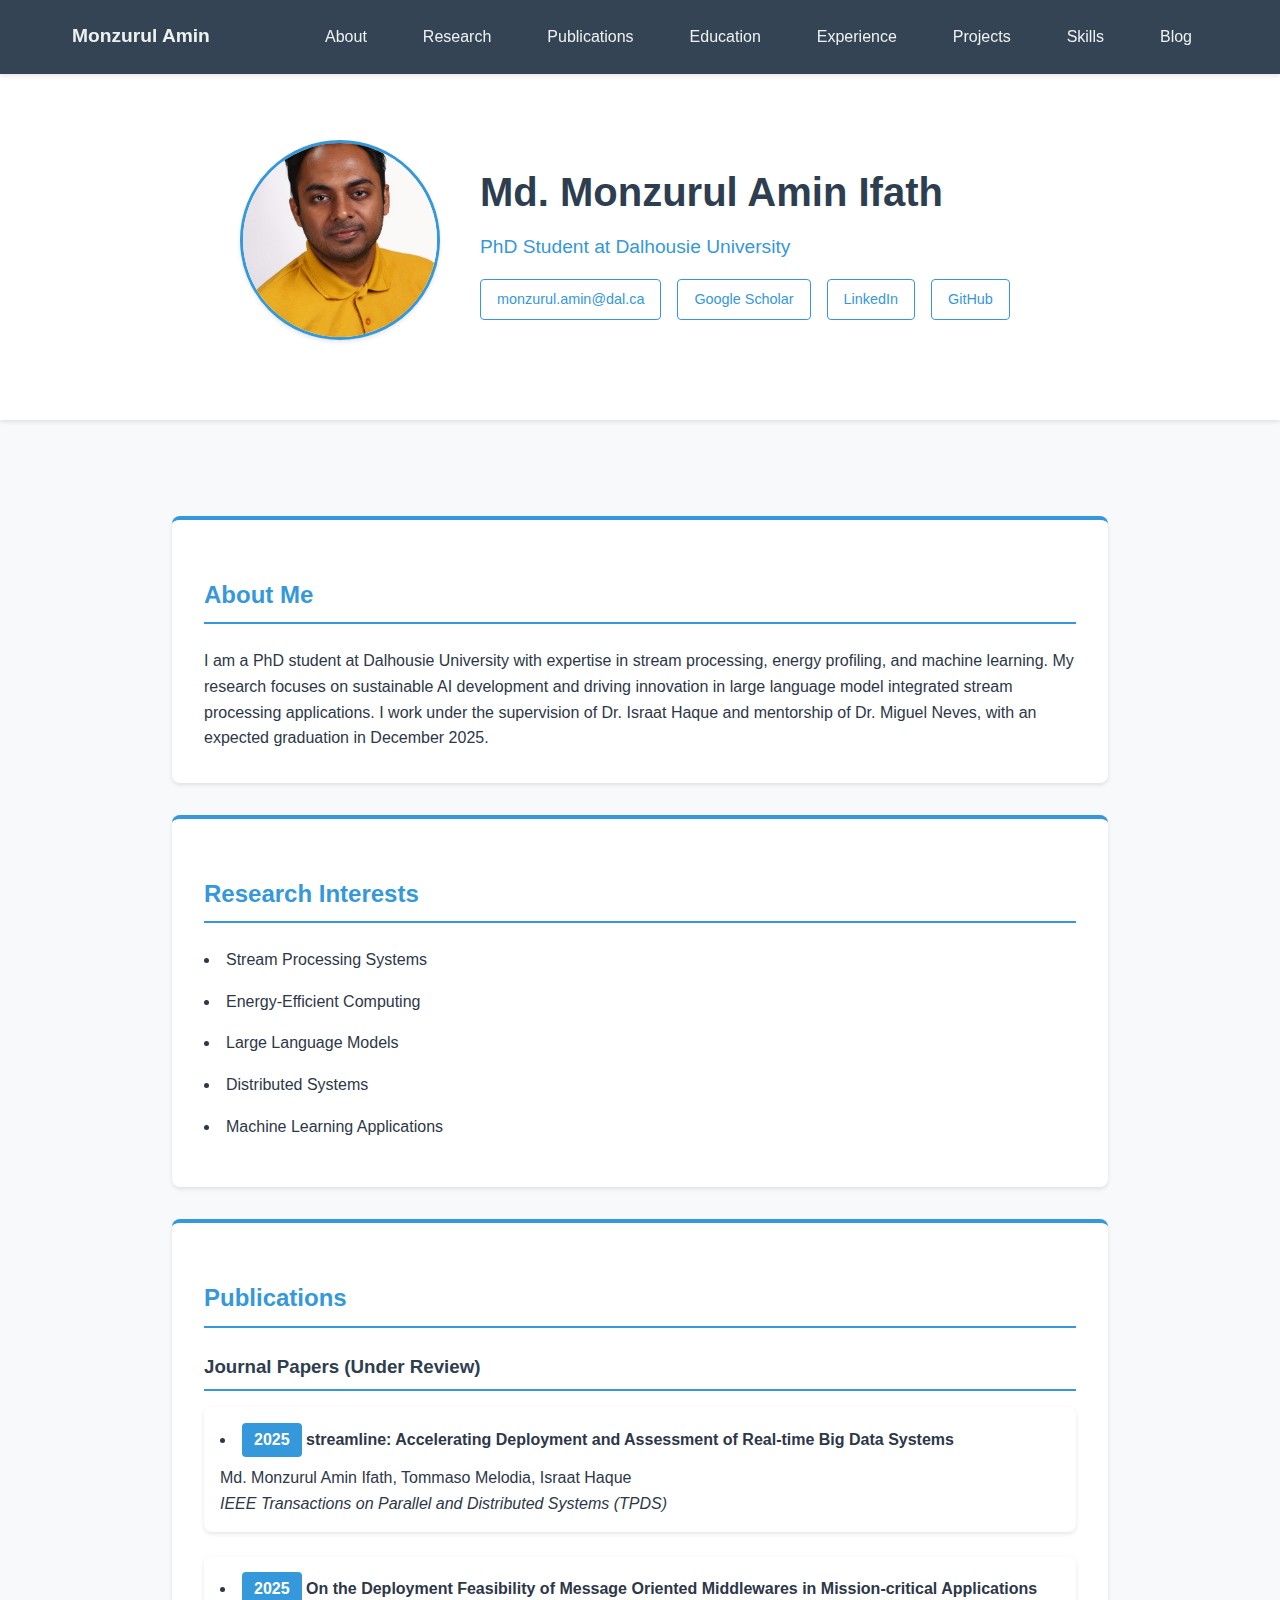
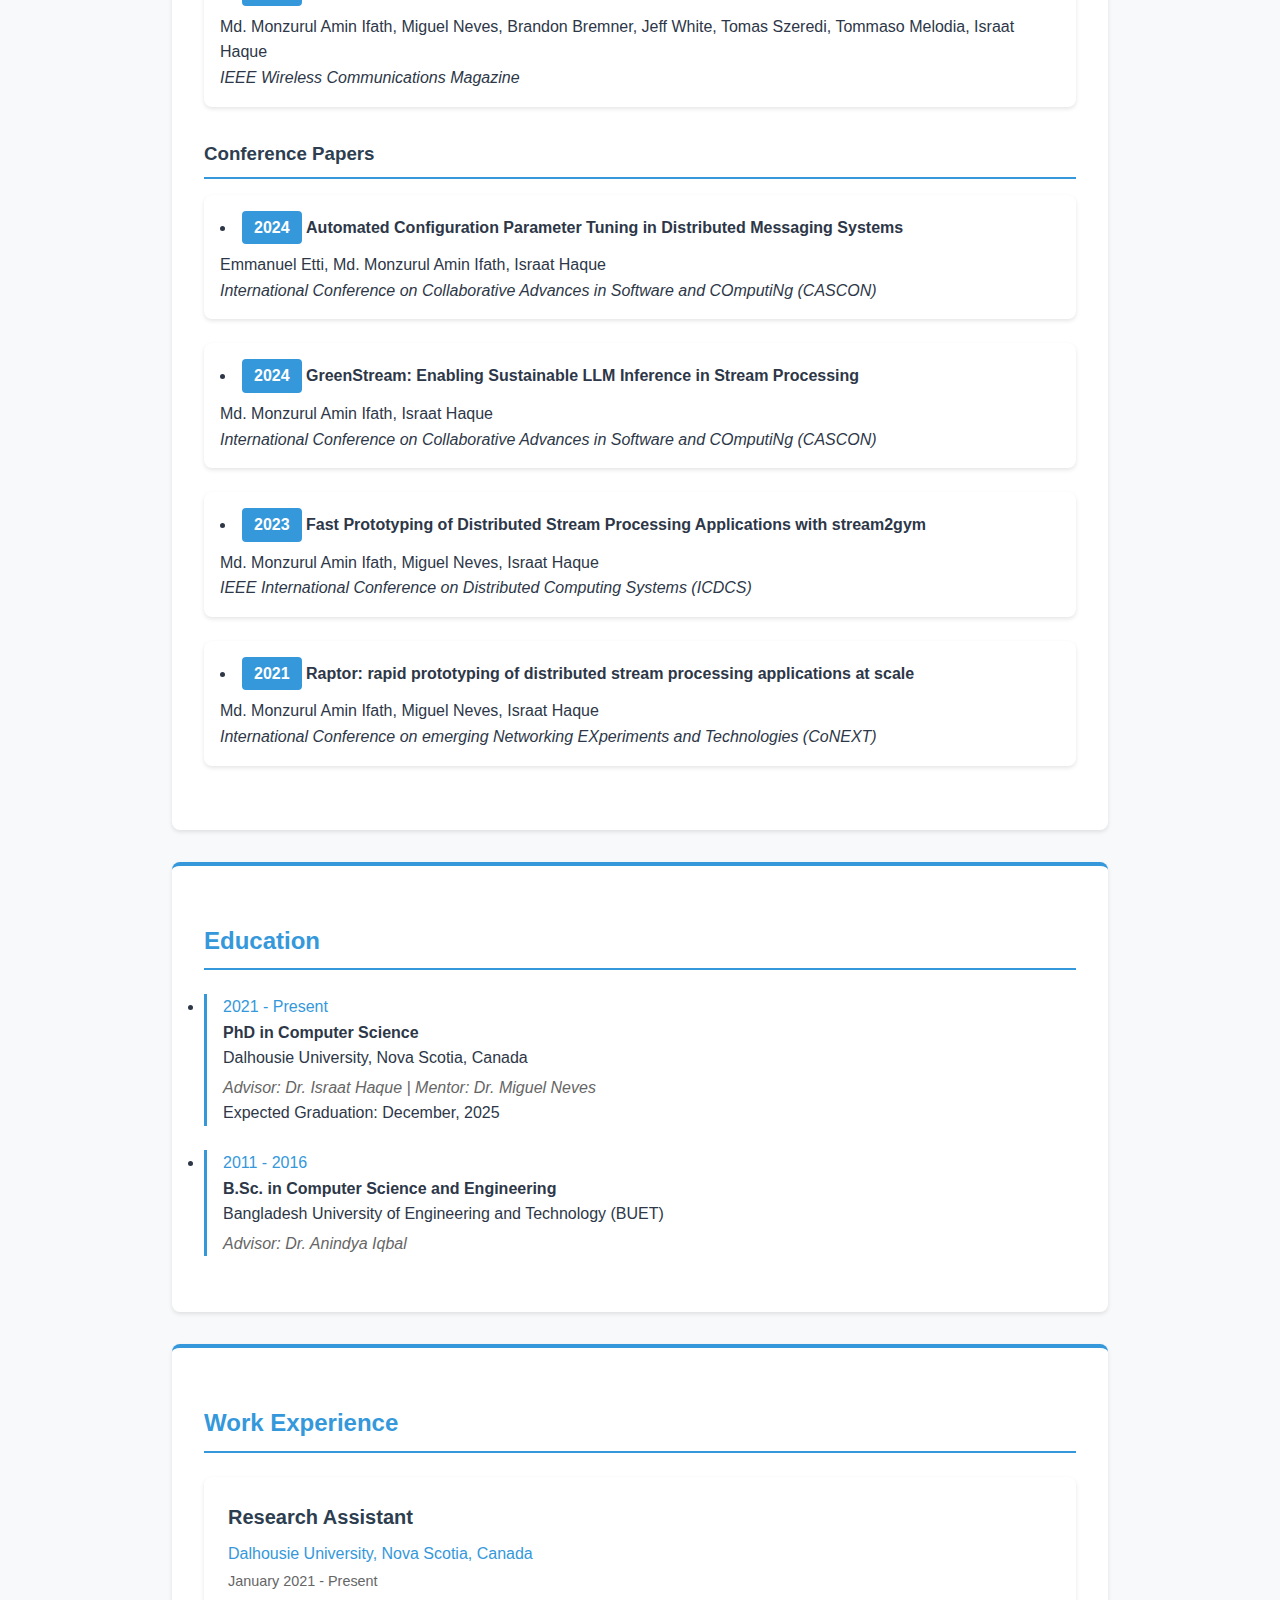
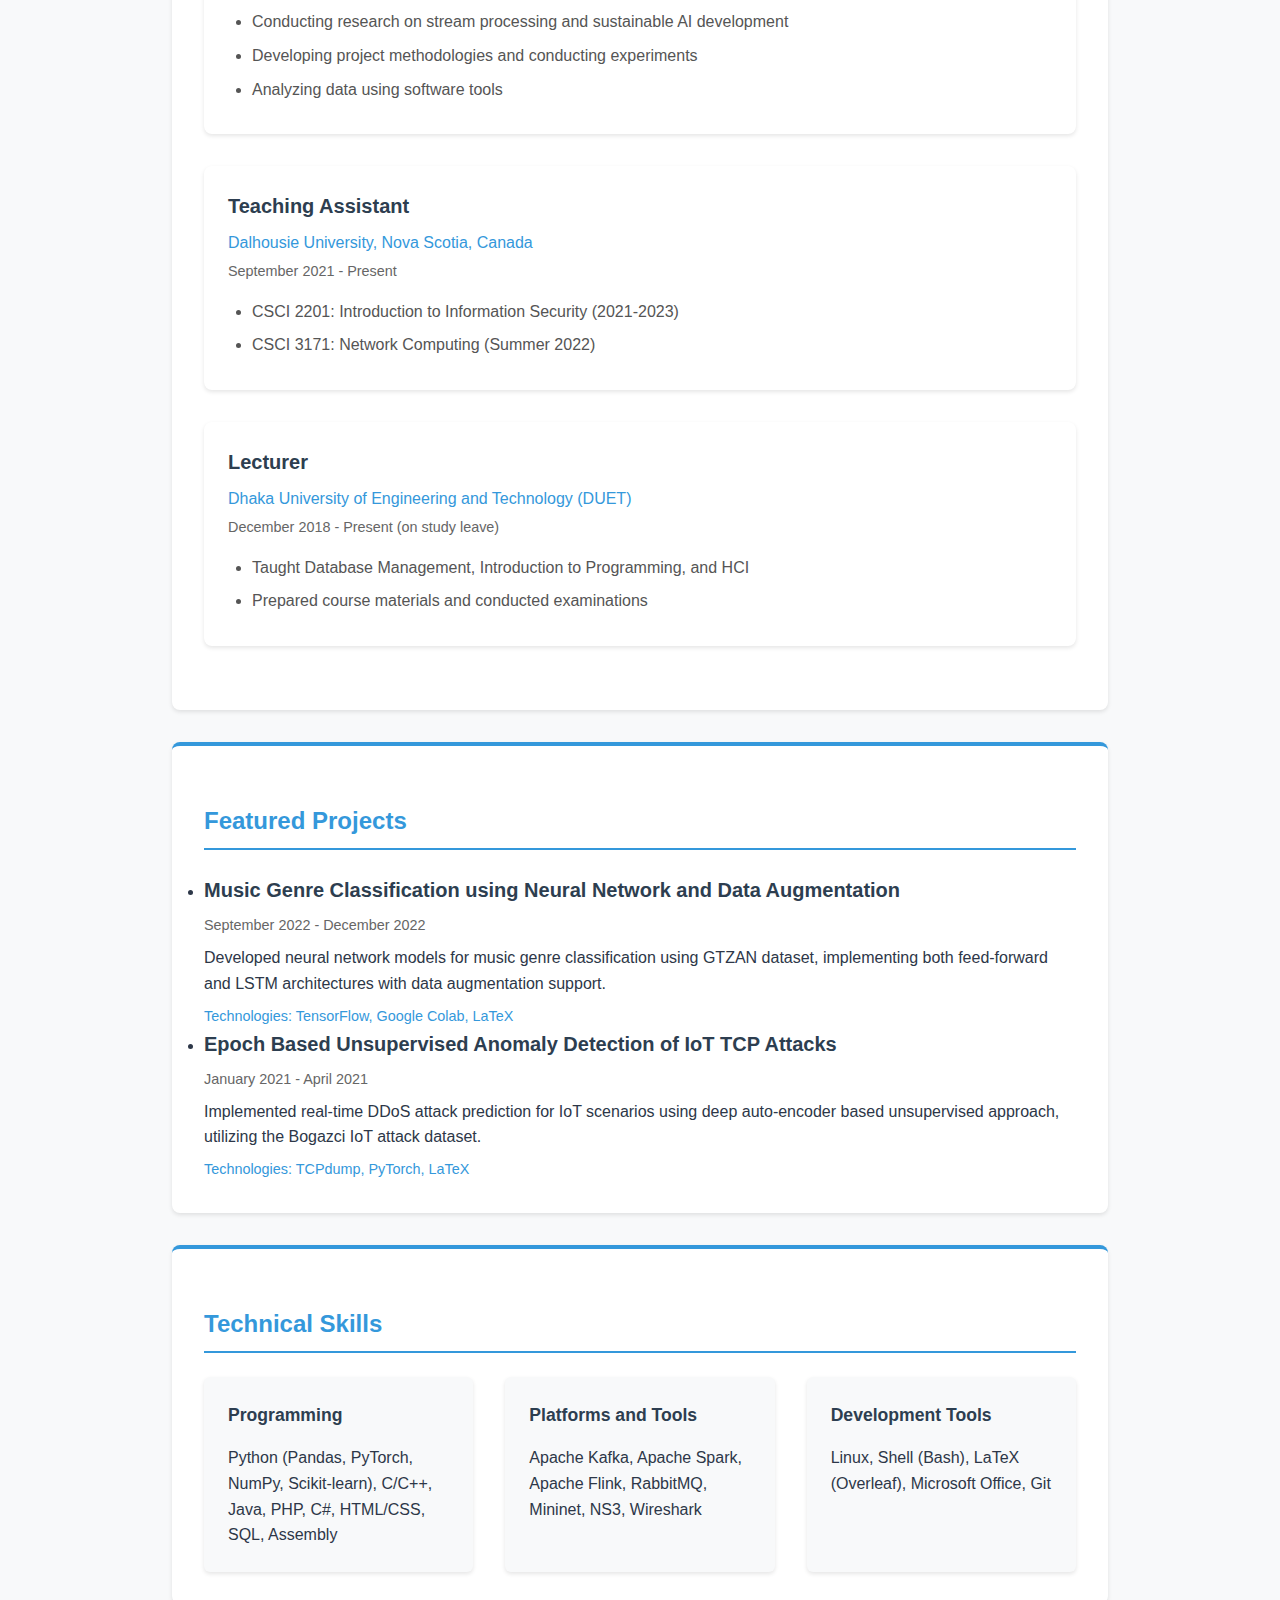
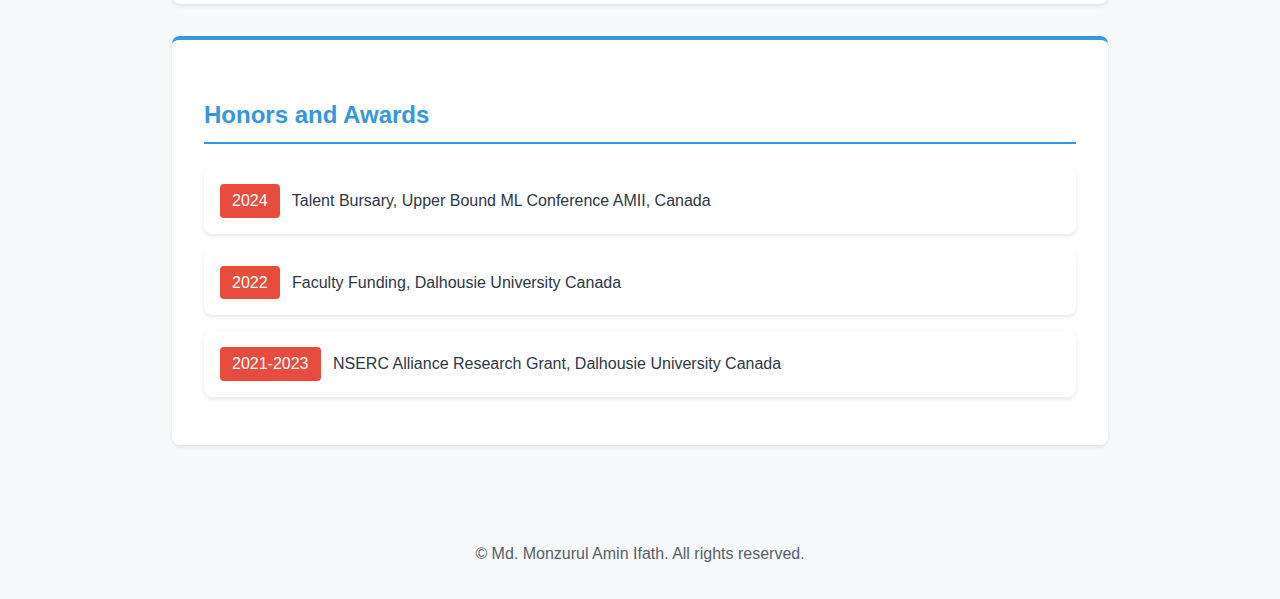
<file: index.html>
<!DOCTYPE html>
<html lang="en">
<head>
    <meta charset="UTF-8">
    <meta name="viewport" content="width=device-width, initial-scale=1.0">
    <meta name="description" content="Academic portfolio of Monzurul Amin - PhD Student at Dalhousie University, specializing in stream processing, energy profiling, and machine learning">
    <title>Monzurul Amin - Research Portfolio</title>
    <link rel="stylesheet" href="assets/css/styles.css">
</head>
<body>
    <div class="nav-container">
        <nav>
            <div class="nav-name">Monzurul Amin</div>
            <button class="mobile-menu-btn">
                <span></span>
                <span></span>
                <span></span>
            </button>
            <div class="nav-links">
                <a href="index.html#about">About</a>
                <a href="index.html#research">Research</a>
                <a href="index.html#publications">Publications</a>
                <a href="index.html#education">Education</a>
                <a href="index.html#experience">Experience</a>
                <a href="index.html#projects">Projects</a>
                <a href="index.html#skills">Skills</a>
                <a href="blog.html">Blog</a>
            </div>
        </nav>
    </div>

    <header>
        <div class="container">
            <div class="profile-section">
                <img src="assets/images/monzurul_phd.jpg" alt="Monzurul Amin" class="profile-image">
                <div class="profile-info">
                    <h1>Md. Monzurul Amin Ifath</h1>
                    <p class="profile-title">PhD Student at Dalhousie University</p>
                    <div class="contact-info">
                        <a href="#" class="email-protection" data-email="monzurul.amin@dal.ca">monzurul.amin@dal.ca</a>
                        <a href="https://scholar.google.com/citations?user=p2x1MUAAAAAJ&hl=en" target="_blank" rel="noopener noreferrer">Google Scholar</a>
                        <a href="https://linkedin.com/in/monzurulamin/" target="_blank" rel="noopener noreferrer">LinkedIn</a>
                        <a href="https://github.com/ifath" target="_blank" rel="noopener noreferrer">GitHub</a>
                        <!-- <a href="Monzurul_RA_resume.pdf" target="_blank" rel="noopener noreferrer">Resume</a> -->
                    </div>
                </div>
            </div>
        </div>
    </header>

    <main class="container">
        <section id="about">
            <h2>About Me</h2>
            <p>
                I am a PhD student at Dalhousie University with expertise in stream processing, energy profiling, and machine learning. My research focuses on sustainable AI development and driving innovation in large language model integrated stream processing applications. I work under the supervision of Dr. Israat Haque and mentorship of Dr. Miguel Neves, with an expected graduation in December 2025.
            </p>
        </section>

        <section id="research">
            <h2>Research Interests</h2>
            <ul class="research-interests">
                <li>Stream Processing Systems</li>
                <li>Energy-Efficient Computing</li>
                <li>Large Language Models</li>
                <li>Distributed Systems</li>
                <li>Machine Learning Applications</li>
            </ul>
        </section>

        <section id="publications">
            <h2>Publications</h2>
            <div class="publication-category">
                <h3>Journal Papers (Under Review)</h3>
                <ul class="publications">
                    <li>
                        <span class="publication-year">2025</span>
                        <strong>streamline: Accelerating Deployment and Assessment of Real-time Big Data Systems</strong><br>
                        Md. Monzurul Amin Ifath, Tommaso Melodia, Israat Haque<br>
                        <em>IEEE Transactions on Parallel and Distributed Systems (TPDS)</em>
                    </li>
                    <li>
                        <span class="publication-year">2025</span>
                        <strong>On the Deployment Feasibility of Message Oriented Middlewares in Mission-critical Applications</strong><br>
                        Md. Monzurul Amin Ifath, Miguel Neves, Brandon Bremner, Jeff White, Tomas Szeredi, Tommaso Melodia, Israat Haque<br>
                        <em>IEEE Wireless Communications Magazine</em>
                    </li>
                </ul>
            </div>
            <div class="publication-category">
                <h3>Conference Papers</h3>
                <ul class="publications">
                    <li>
                        <span class="publication-year">2024</span>
                        <strong>Automated Configuration Parameter Tuning in Distributed Messaging Systems</strong><br>
                        Emmanuel Etti, Md. Monzurul Amin Ifath, Israat Haque<br>
                        <em>International Conference on Collaborative Advances in Software and COmputiNg (CASCON)</em>
                    </li>
                    <li>
                        <span class="publication-year">2024</span>
                        <strong>GreenStream: Enabling Sustainable LLM Inference in Stream Processing</strong><br>
                        Md. Monzurul Amin Ifath, Israat Haque<br>
                        <em>International Conference on Collaborative Advances in Software and COmputiNg (CASCON)</em>
                    </li>
                    <li>
                        <span class="publication-year">2023</span>
                        <strong>Fast Prototyping of Distributed Stream Processing Applications with stream2gym</strong><br>
                        Md. Monzurul Amin Ifath, Miguel Neves, Israat Haque<br>
                        <em>IEEE International Conference on Distributed Computing Systems (ICDCS)</em>
                    </li>
                    <li>
                        <span class="publication-year">2021</span>
                        <strong>Raptor: rapid prototyping of distributed stream processing applications at scale</strong><br>
                        Md. Monzurul Amin Ifath, Miguel Neves, Israat Haque<br>
                        <em>International Conference on emerging Networking EXperiments and Technologies (CoNEXT)</em>
                    </li>
                </ul>
            </div>
        </section>

        <section id="education">
            <h2>Education</h2>
            <ul class="education-list">
                <li class="education-item">
                    <span class="education-year">2021 - Present</span>
                    <div class="education-details">
                        <strong>PhD in Computer Science</strong>
                        <div>Dalhousie University, Nova Scotia, Canada</div>
                        <div class="advisor">Advisor: Dr. Israat Haque | Mentor: Dr. Miguel Neves</div>
                        <div>Expected Graduation: December, 2025</div>
                    </div>
                </li>
                <li class="education-item">
                    <span class="education-year">2011 - 2016</span>
                    <div class="education-details">
                        <strong>B.Sc. in Computer Science and Engineering</strong>
                        <div>Bangladesh University of Engineering and Technology (BUET)</div>
                        <div class="advisor">Advisor: Dr. Anindya Iqbal</div>
                        <!-- <div>CGPA: 3.54/4.00</div> -->
                    </div>
                </li>
            </ul>
        </section>

        <section id="experience">
            <h2>Work Experience</h2>
            <ul class="experience-list">
                <li class="experience-item">
                    <div class="experience-title">Research Assistant</div>
                    <div class="experience-org">Dalhousie University, Nova Scotia, Canada</div>
                    <div class="experience-date">January 2021 - Present</div>
                    <ul class="experience-details">
                        <li>Conducting research on stream processing and sustainable AI development</li>
                        <li>Developing project methodologies and conducting experiments</li>
                        <li>Analyzing data using software tools</li>
                    </ul>
                </li>
                <li class="experience-item">
                    <div class="experience-title">Teaching Assistant</div>
                    <div class="experience-org">Dalhousie University, Nova Scotia, Canada</div>
                    <div class="experience-date">September 2021 - Present</div>
                    <ul class="experience-details">
                        <li>CSCI 2201: Introduction to Information Security (2021-2023)</li>
                        <li>CSCI 3171: Network Computing (Summer 2022)</li>
                    </ul>
                </li>
                <li class="experience-item">
                    <div class="experience-title">Lecturer</div>
                    <div class="experience-org">Dhaka University of Engineering and Technology (DUET)</div>
                    <div class="experience-date">December 2018 - Present (on study leave)</div>
                    <ul class="experience-details">
                        <li>Taught Database Management, Introduction to Programming, and HCI</li>
                        <li>Prepared course materials and conducted examinations</li>
                    </ul>
                </li>
            </ul>
        </section>

        <section id="projects">
            <h2>Featured Projects</h2>
            <ul class="projects-list">
                <li>
                    <div class="project-title">Music Genre Classification using Neural Network and Data Augmentation</div>
                    <div class="project-date">September 2022 - December 2022</div>
                    <p>Developed neural network models for music genre classification using GTZAN dataset, implementing both feed-forward and LSTM architectures with data augmentation support.</p>
                    <div class="project-tech">Technologies: TensorFlow, Google Colab, LaTeX</div>
                </li>
                <li>
                    <div class="project-title">Epoch Based Unsupervised Anomaly Detection of IoT TCP Attacks</div>
                    <div class="project-date">January 2021 - April 2021</div>
                    <p>Implemented real-time DDoS attack prediction for IoT scenarios using deep auto-encoder based unsupervised approach, utilizing the Bogazci IoT attack dataset.</p>
                    <div class="project-tech">Technologies: TCPdump, PyTorch, LaTeX</div>
                </li>
            </ul>
        </section>

        <section id="skills">
            <h2>Technical Skills</h2>
            <div class="skills-grid">
                <div class="skill-category">
                    <h3>Programming</h3>
                    <p>Python (Pandas, PyTorch, NumPy, Scikit-learn), C/C++, Java, PHP, C#, HTML/CSS, SQL, Assembly</p>
                </div>
                <div class="skill-category">
                    <h3>Platforms and Tools</h3>
                    <p>Apache Kafka, Apache Spark, Apache Flink, RabbitMQ, Mininet, NS3, Wireshark</p>
                </div>
                <div class="skill-category">
                    <h3>Development Tools</h3>
                    <p>Linux, Shell (Bash), LaTeX (Overleaf), Microsoft Office, Git</p>
                </div>
            </div>
        </section>

        <section id="awards">
            <h2>Honors and Awards</h2>
            <ul class="awards-list">
                <li><span class="award-year">2024</span> Talent Bursary, Upper Bound ML Conference AMII, Canada</li>
                <li><span class="award-year">2022</span> Faculty Funding, Dalhousie University Canada</li>
                <li><span class="award-year">2021-2023</span> NSERC Alliance Research Grant, Dalhousie University Canada</li>
            </ul>
        </section>
    </main>

    <footer class="container">
        <p>&copy; <span id="current-year"></span> Md. Monzurul Amin Ifath. All rights reserved.</p>
    </footer>

    <script src="assets/js/main.js"></script>
</body>
</html>
</file>
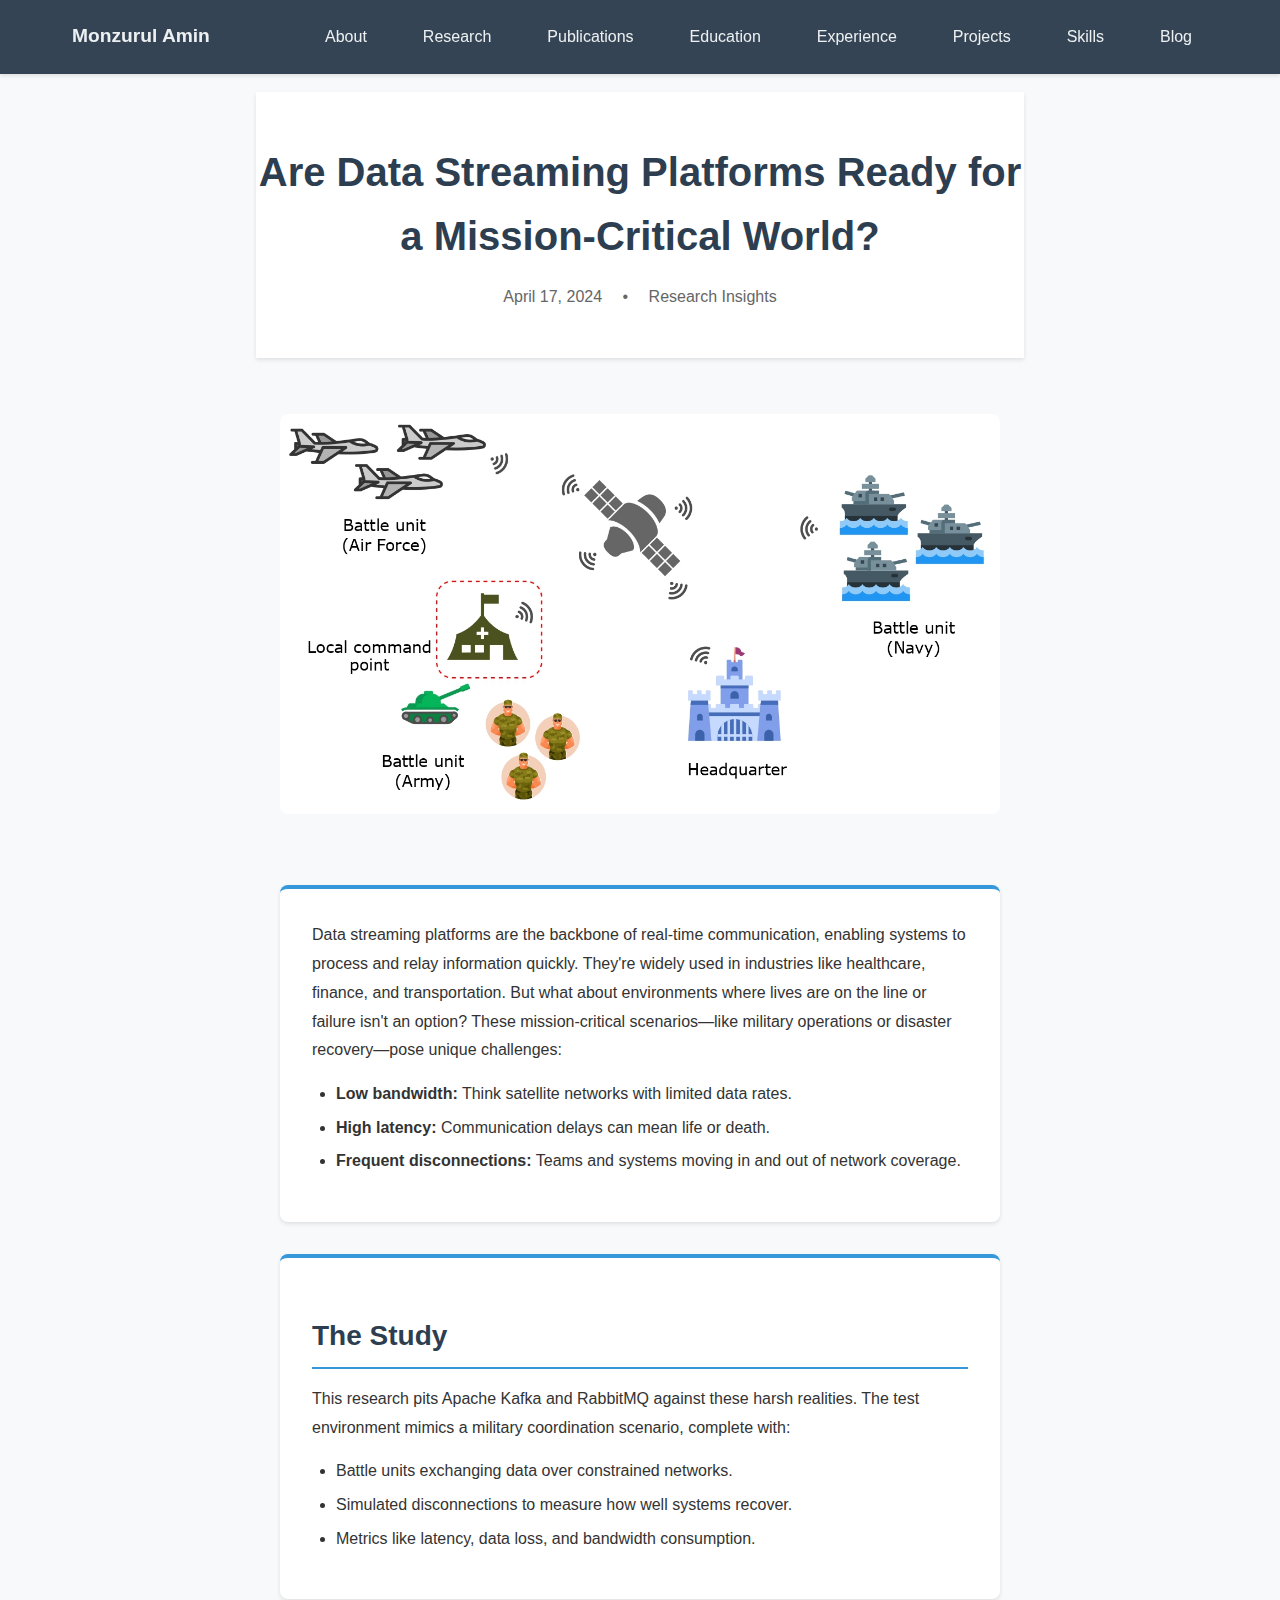
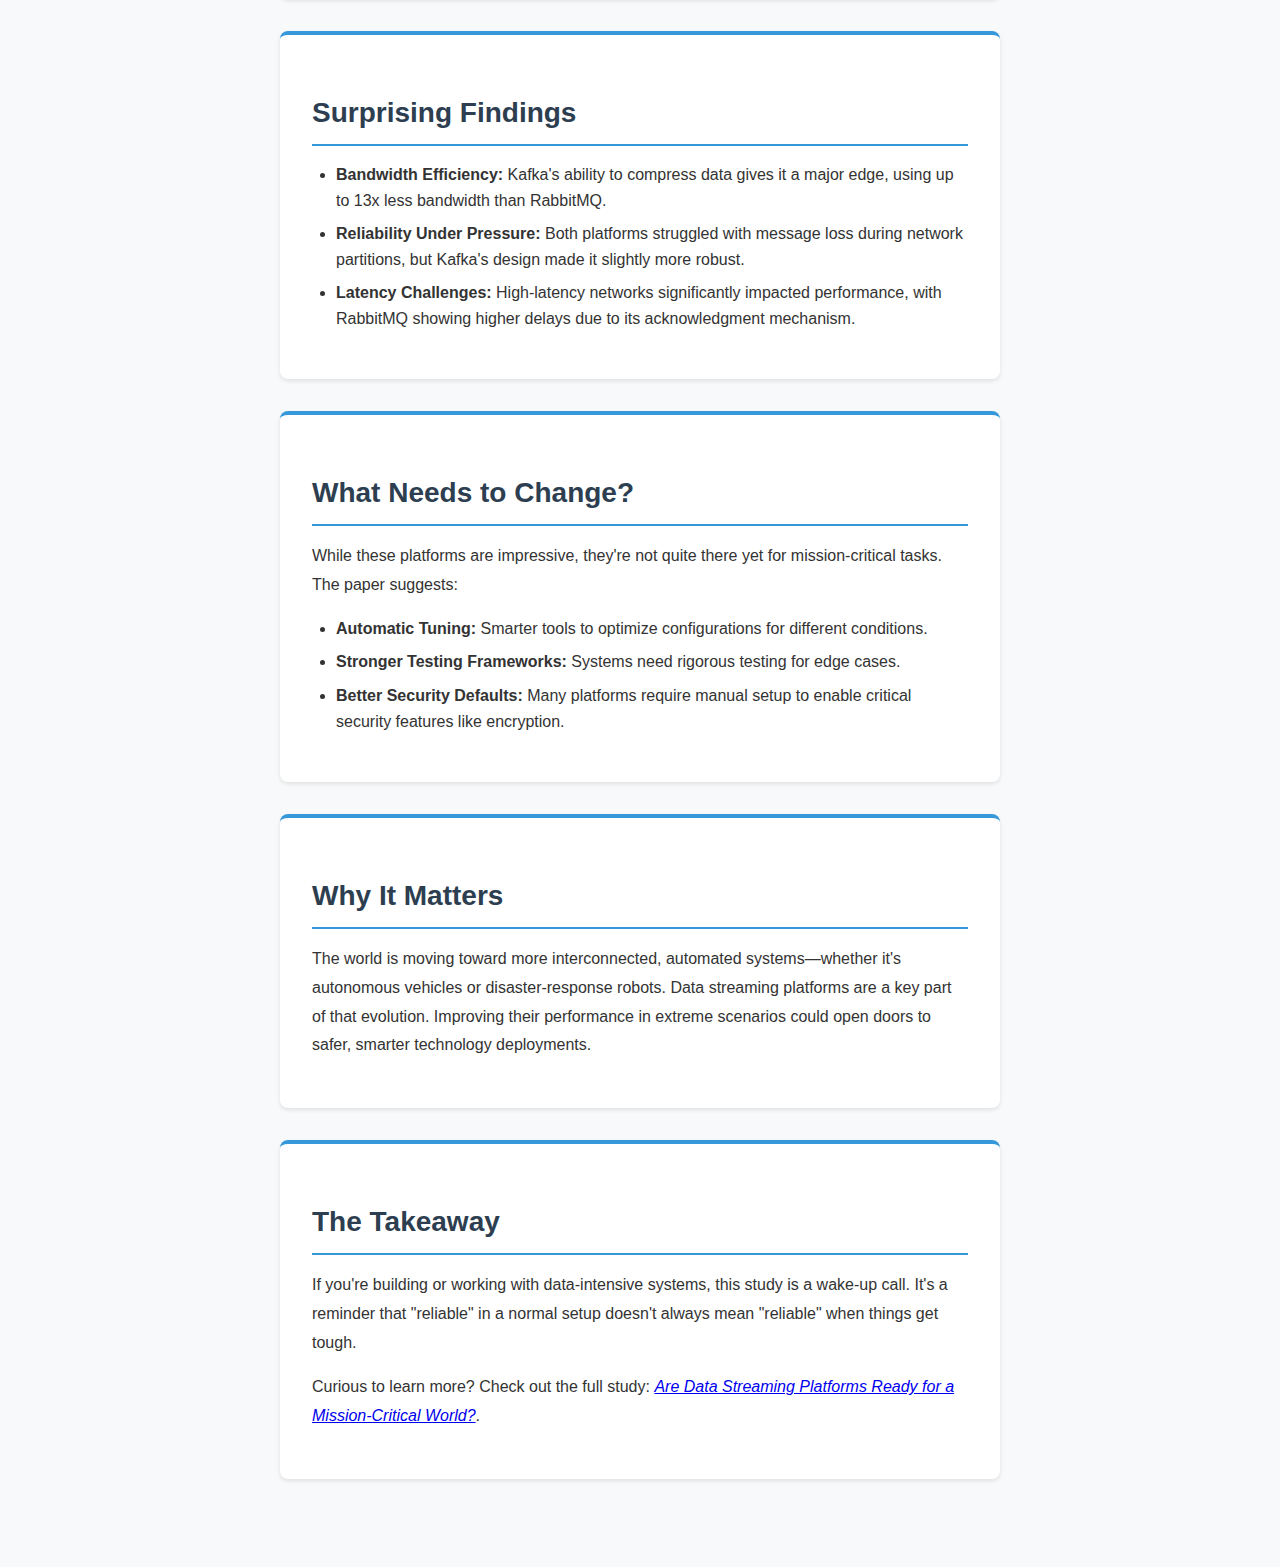
<file: posts/amnis-intro.html>
<!DOCTYPE html>
<html lang="en">
    <head>
        <meta charset="UTF-8">
        <meta name="viewport" content="width=device-width, initial-scale=1.0">
        <title>Are Data Streaming Platforms Ready for a Mission-Critical World? - Monzurul's Blog</title>
        <link rel="stylesheet" href="../assets/css/styles.css">
        <link href="https://fonts.googleapis.com/css2?family=Inter:wght@400;500;600;700&display=swap" rel="stylesheet">
    </head>
    <body>
        <div class="nav-container">
            <nav>
                <div class="nav-name">Monzurul Amin</div>
                <button class="mobile-menu-btn">
                    <span></span>
                    <span></span>
                    <span></span>
                </button>
                <div class="nav-links">
                    <a href="../index.html#about">About</a>
                    <a href="../index.html#research">Research</a>
                    <a href="../index.html#publications">Publications</a>
                    <a href="../index.html#education">Education</a>
                    <a href="../index.html#experience">Experience</a>
                    <a href="../index.html#projects">Projects</a>
                    <a href="../index.html#skills">Skills</a>
                    <a href="../blog.html">Blog</a>
                </div>
            </nav>
        </div>

        <article class="blog-post-page">
            <header class="blog-post-header">
                <h1>Are Data Streaming Platforms Ready for a Mission-Critical World?</h1>
                <div class="blog-post-meta">
                    <span>April 17, 2024</span>
                    <span>•</span>
                    <span>Research Insights</span>
                </div>
            </header>

            <div class="blog-post-content">
                <img src="../assets/images/scenario-overview_page-0001.jpg" alt="Data Streaming in Mission-Critical Environments" class="blog-post-feature-image">
                <!-- <div class="image-attribution">
                    Image source: our paper.
                </div> -->
                
                <section class="blog-post-section">
                    <p>
                        Data streaming platforms are the backbone of real-time communication, enabling systems to process and relay information quickly. They're widely used in industries like healthcare, finance, and transportation. But what about environments where lives are on the line or failure isn't an option? These mission-critical scenarios—like military operations or disaster recovery—pose unique challenges:
                    </p>
                    <ul>
                        <li><strong>Low bandwidth:</strong> Think satellite networks with limited data rates.</li>
                        <li><strong>High latency:</strong> Communication delays can mean life or death.</li>
                        <li><strong>Frequent disconnections:</strong> Teams and systems moving in and out of network coverage.</li>
                    </ul>
                </section>

                <section class="blog-post-section">
                    <h2>The Study</h2>
                    <p>
                        This research pits Apache Kafka and RabbitMQ against these harsh realities. The test environment mimics a military coordination scenario, complete with:
                    </p>
                    <ul>
                        <li>Battle units exchanging data over constrained networks.</li>
                        <li>Simulated disconnections to measure how well systems recover.</li>
                        <li>Metrics like latency, data loss, and bandwidth consumption.</li>
                    </ul>
                </section>

                <section class="blog-post-section">
                    <h2>Surprising Findings</h2>
                    <ul>
                        <li><strong>Bandwidth Efficiency:</strong> Kafka's ability to compress data gives it a major edge, using up to 13x less bandwidth than RabbitMQ.</li>
                        <li><strong>Reliability Under Pressure:</strong> Both platforms struggled with message loss during network partitions, but Kafka's design made it slightly more robust.</li>
                        <li><strong>Latency Challenges:</strong> High-latency networks significantly impacted performance, with RabbitMQ showing higher delays due to its acknowledgment mechanism.</li>
                    </ul>
                </section>

                <section class="blog-post-section">
                    <h2>What Needs to Change?</h2>
                    <p>While these platforms are impressive, they're not quite there yet for mission-critical tasks. The paper suggests:</p>
                    <ul>
                        <li><strong>Automatic Tuning:</strong> Smarter tools to optimize configurations for different conditions.</li>
                        <li><strong>Stronger Testing Frameworks:</strong> Systems need rigorous testing for edge cases.</li>
                        <li><strong>Better Security Defaults:</strong> Many platforms require manual setup to enable critical security features like encryption.</li>
                    </ul>
                </section>

                <section class="blog-post-section">
                    <h2>Why It Matters</h2>
                    <p>
                        The world is moving toward more interconnected, automated systems—whether it's autonomous vehicles or disaster-response robots. Data streaming platforms are a key part of that evolution. Improving their performance in extreme scenarios could open doors to safer, smarter technology deployments.
                    </p>
                </section>

                <section class="blog-post-section">
                    <h2>The Takeaway</h2>
                    <p>
                        If you're building or working with data-intensive systems, this study is a wake-up call. It's a reminder that "reliable" in a normal setup doesn't always mean "reliable" when things get tough.
                    </p>
                    <p>
                        Curious to learn more? Check out the full study: <a href="https://www.techrxiv.org/doi/full/10.36227/techrxiv.171340979.91183191" target="_blank" rel="noopener noreferrer"><em>Are Data Streaming Platforms Ready for a Mission-Critical World?</em></a>.
                    </p>
                </section>
            </div>
        </article>
    </body>
</html>
</file>
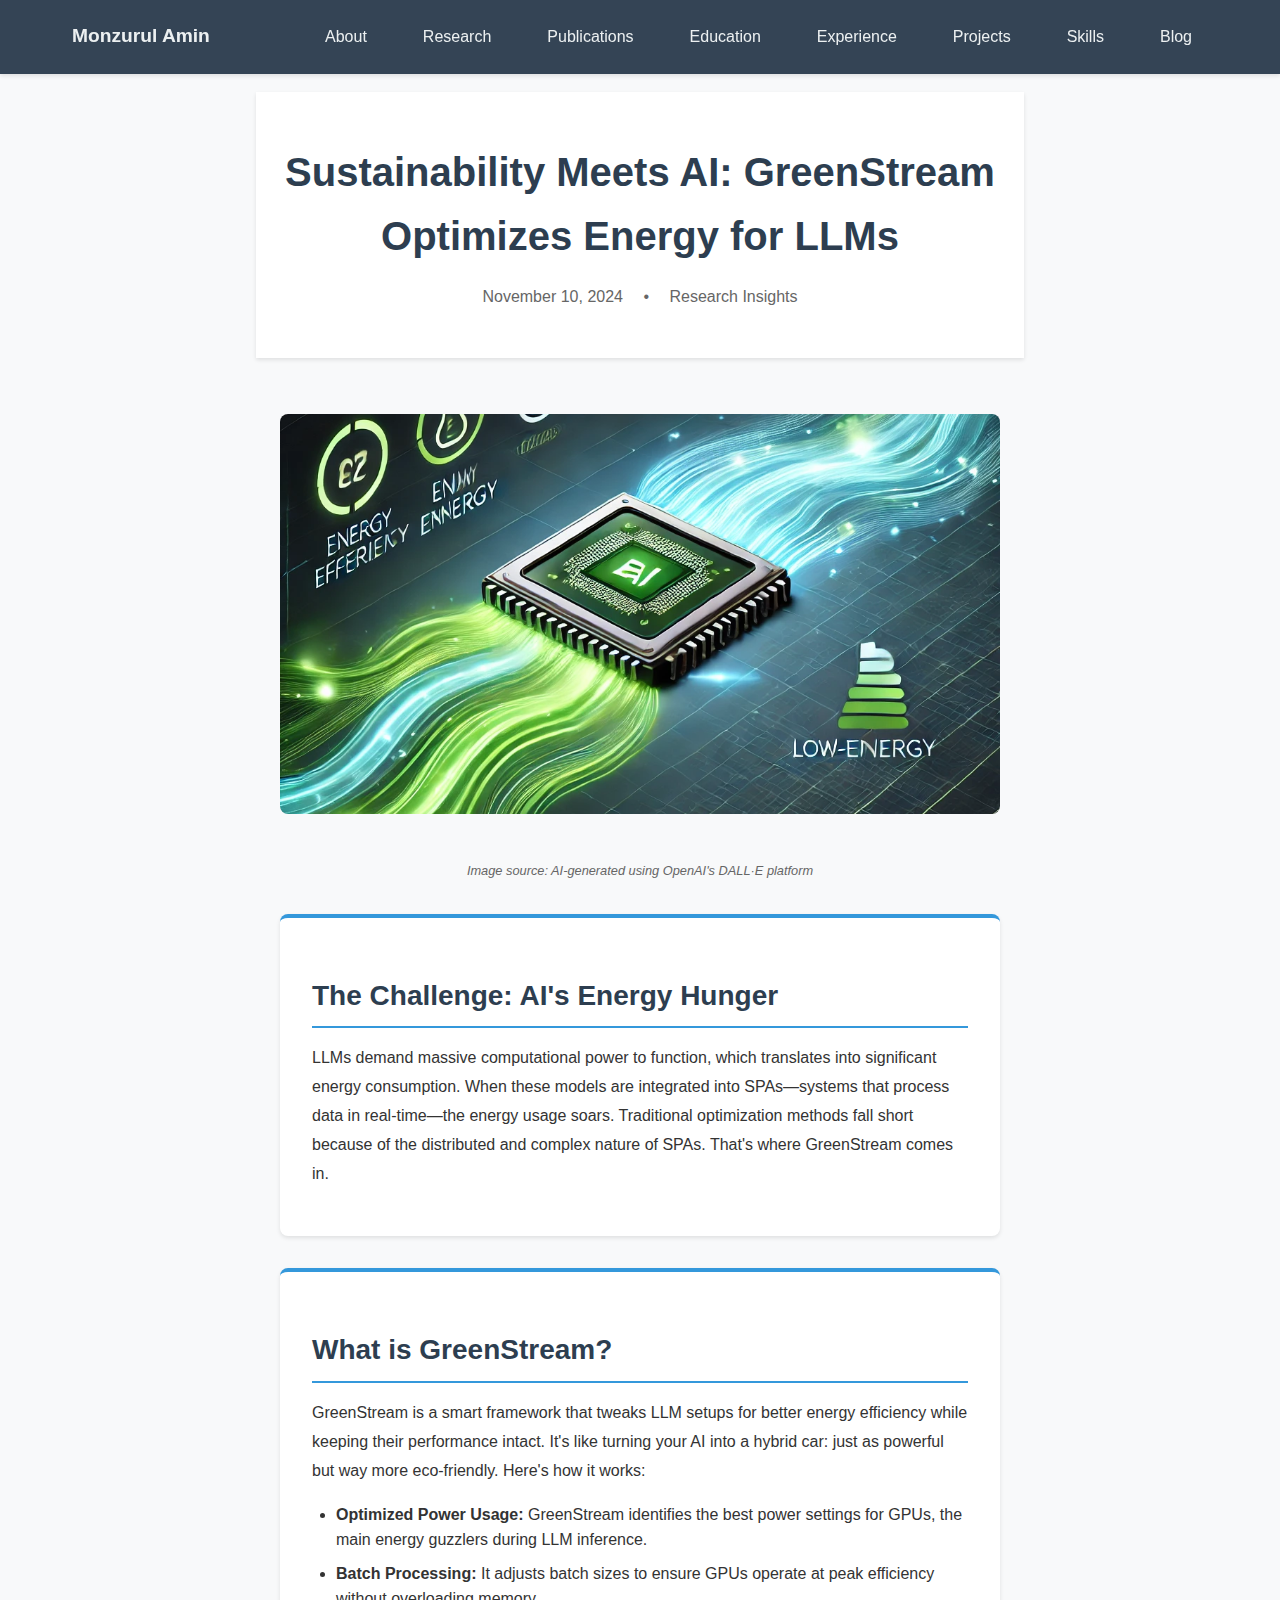
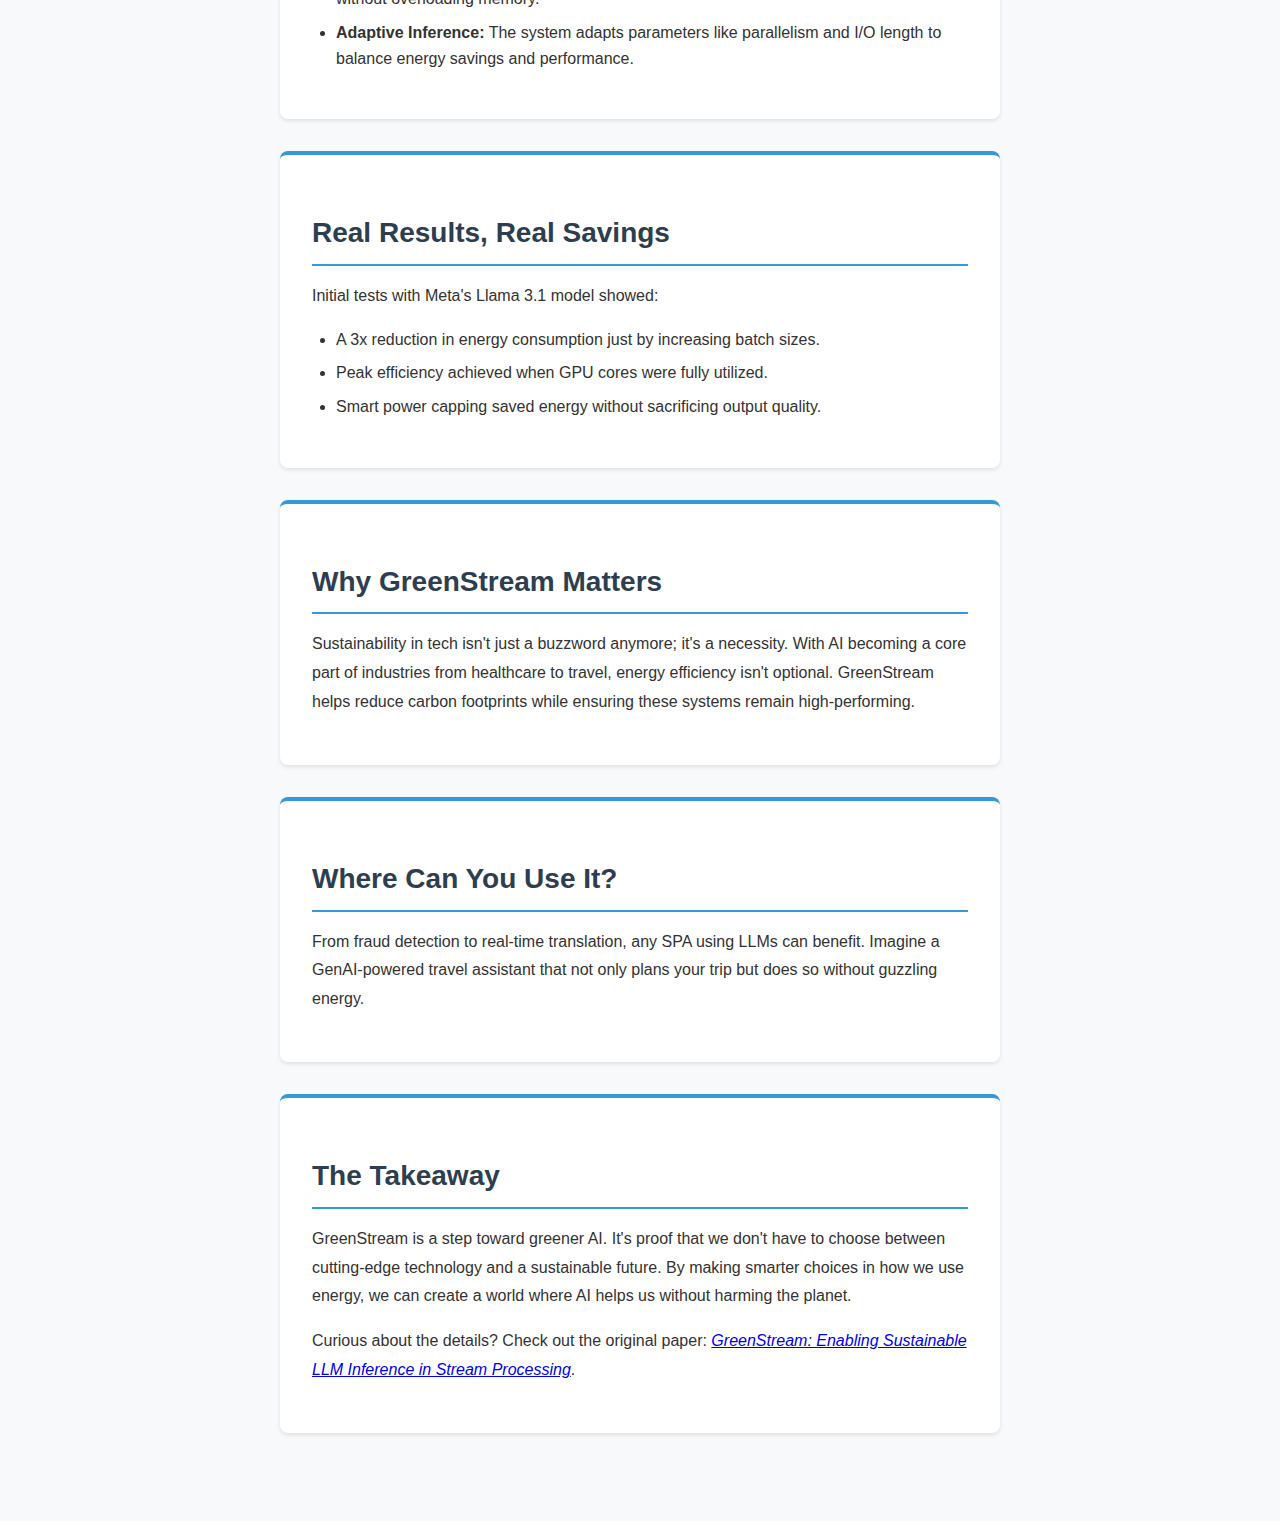
<file: posts/greenstream-intro.html>
<!DOCTYPE html>
<html lang="en">
    <head>
        <meta charset="UTF-8">
        <meta name="viewport" content="width=device-width, initial-scale=1.0">
        <title>Sustainability Meets AI: GreenStream Optimizes Energy for LLMs - Monzurul's Blog</title>
        <link rel="stylesheet" href="../assets/css/styles.css">
        <link href="https://fonts.googleapis.com/css2?family=Inter:wght@400;500;600;700&display=swap" rel="stylesheet">
    </head>
    <body>
        <div class="nav-container">
            <nav>
                <div class="nav-name">Monzurul Amin</div>
                <button class="mobile-menu-btn">
                    <span></span>
                    <span></span>
                    <span></span>
                </button>
                <div class="nav-links">
                    <a href="../index.html#about">About</a>
                    <a href="../index.html#research">Research</a>
                    <a href="../index.html#publications">Publications</a>
                    <a href="../index.html#education">Education</a>
                    <a href="../index.html#experience">Experience</a>
                    <a href="../index.html#projects">Projects</a>
                    <a href="../index.html#skills">Skills</a>
                    <a href="../blog.html">Blog</a>
                </div>
            </nav>
        </div>

        <article class="blog-post-page">
            <header class="blog-post-header">
                <h1>Sustainability Meets AI: GreenStream Optimizes Energy for LLMs</h1>
                <div class="blog-post-meta">
                    <span>November 10, 2024</span>
                    <span>•</span>
                    <span>Research Insights</span>
                </div>
            </header>

            <div class="blog-post-content">
                <img src="../assets/images/greenstream-theme.webp" alt="AI Energy Optimization" class="blog-post-feature-image">
                <div class="image-attribution">
                    Image source: AI-generated using OpenAI's DALL·E platform
                </div>
                
                <section class="blog-post-section">
                    <h2>The Challenge: AI's Energy Hunger</h2>
                    <p>
                        LLMs demand massive computational power to function, which translates into significant energy consumption. When these models are integrated into SPAs—systems that process data in real-time—the energy usage soars. Traditional optimization methods fall short because of the distributed and complex nature of SPAs. That's where GreenStream comes in.
                    </p>
                </section>

                <section class="blog-post-section">
                    <h2>What is GreenStream?</h2>
                    <p>
                        GreenStream is a smart framework that tweaks LLM setups for better energy efficiency while keeping their performance intact. It's like turning your AI into a hybrid car: just as powerful but way more eco-friendly. Here's how it works:
                    </p>
                    <ul>
                        <li><strong>Optimized Power Usage:</strong> GreenStream identifies the best power settings for GPUs, the main energy guzzlers during LLM inference.</li>
                        <li><strong>Batch Processing:</strong> It adjusts batch sizes to ensure GPUs operate at peak efficiency without overloading memory.</li>
                        <li><strong>Adaptive Inference:</strong> The system adapts parameters like parallelism and I/O length to balance energy savings and performance.</li>
                    </ul>
                </section>

                <section class="blog-post-section">
                    <h2>Real Results, Real Savings</h2>
                    <p>Initial tests with Meta's Llama 3.1 model showed:</p>
                    <ul>
                        <li>A 3x reduction in energy consumption just by increasing batch sizes.</li>
                        <li>Peak efficiency achieved when GPU cores were fully utilized.</li>
                        <li>Smart power capping saved energy without sacrificing output quality.</li>
                    </ul>
                </section>

                <section class="blog-post-section">
                    <h2>Why GreenStream Matters</h2>
                    <p>
                        Sustainability in tech isn't just a buzzword anymore; it's a necessity. With AI becoming a core part of industries from healthcare to travel, energy efficiency isn't optional. GreenStream helps reduce carbon footprints while ensuring these systems remain high-performing.
                    </p>
                </section>

                <section class="blog-post-section">
                    <h2>Where Can You Use It?</h2>
                    <p>
                        From fraud detection to real-time translation, any SPA using LLMs can benefit. Imagine a GenAI-powered travel assistant that not only plans your trip but does so without guzzling energy.
                    </p>
                </section>

                <section class="blog-post-section">
                    <h2>The Takeaway</h2>
                    <p>
                        GreenStream is a step toward greener AI. It's proof that we don't have to choose between cutting-edge technology and a sustainable future. By making smarter choices in how we use energy, we can create a world where AI helps us without harming the planet.
                    </p>
                    <p>
                        Curious about the details? Check out the original paper: <a href="../assets/docs/greenStream_poster-CASCON2024.pdf" target="_blank" rel="noopener noreferrer"><em>GreenStream: Enabling Sustainable LLM Inference in Stream Processing</em></a>.
                    </p>
                </section>
            </div>
        </article>
    </body>
</html>
</file>
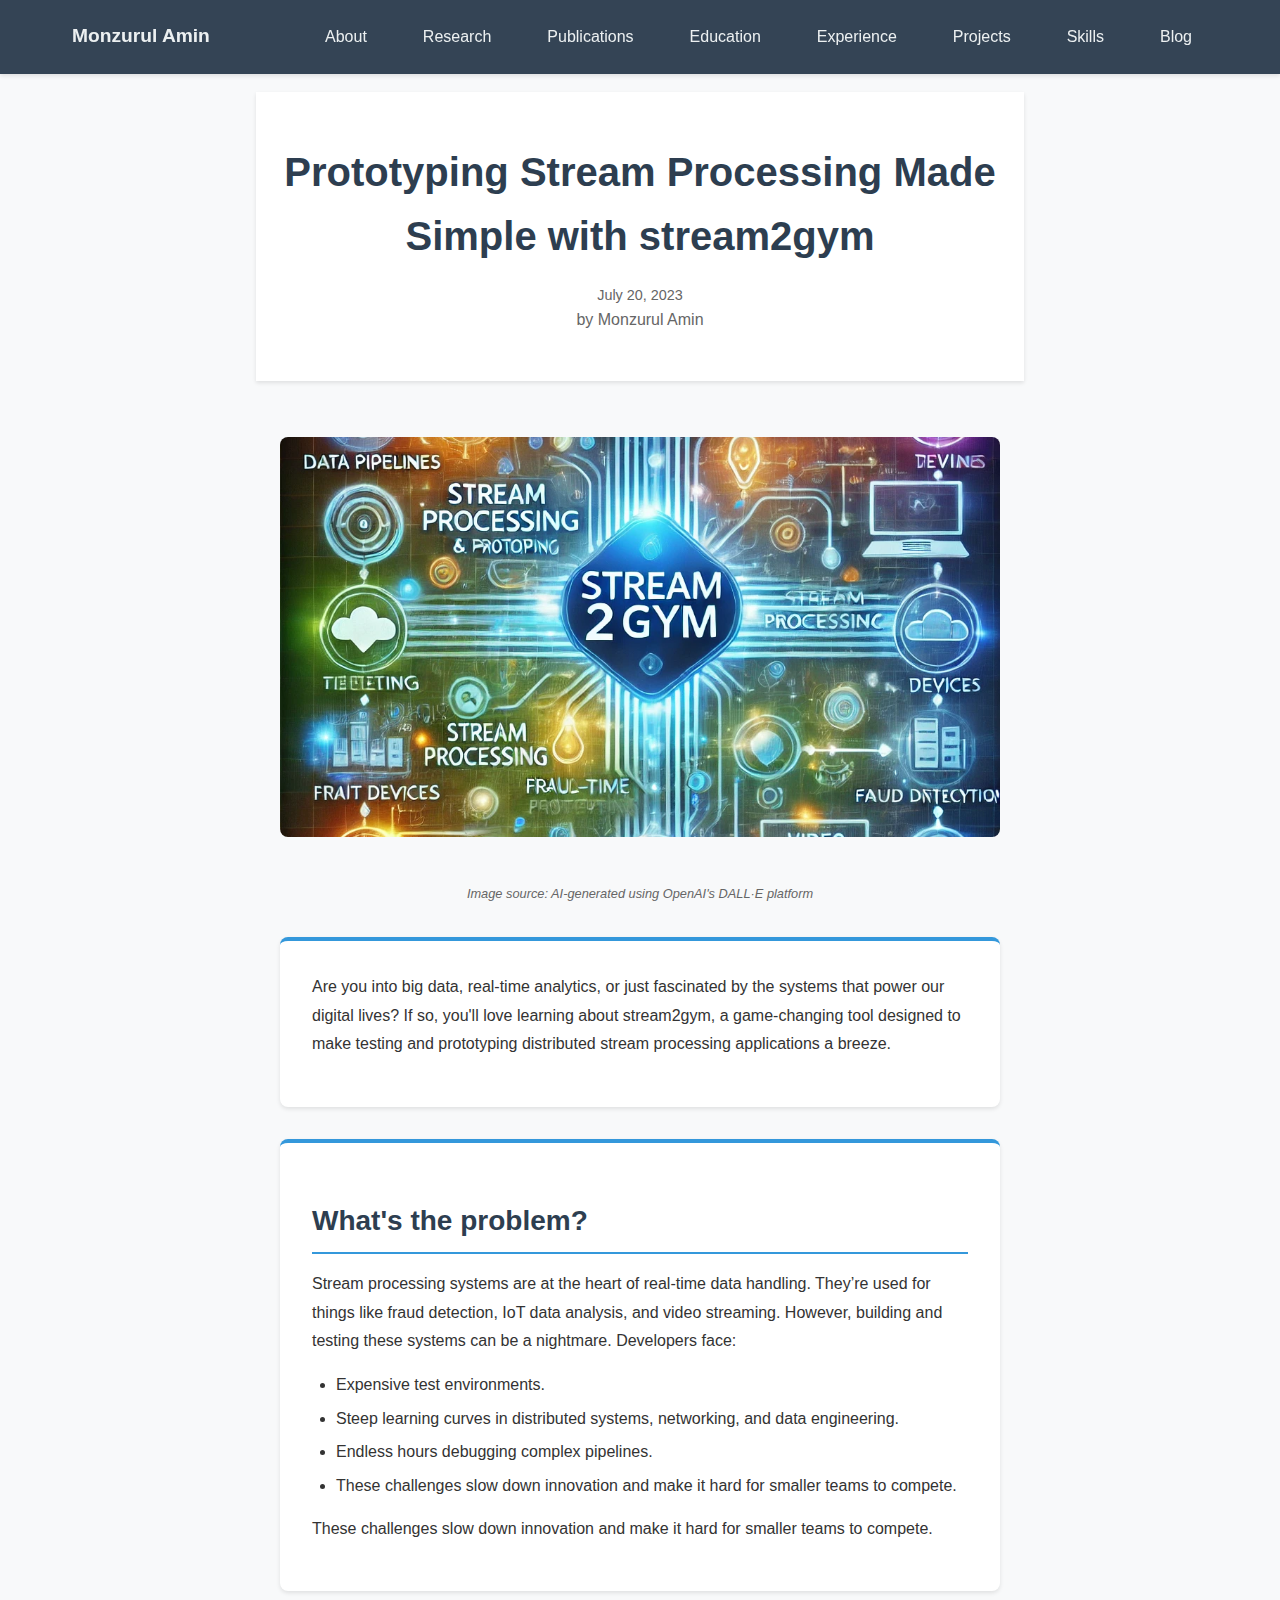
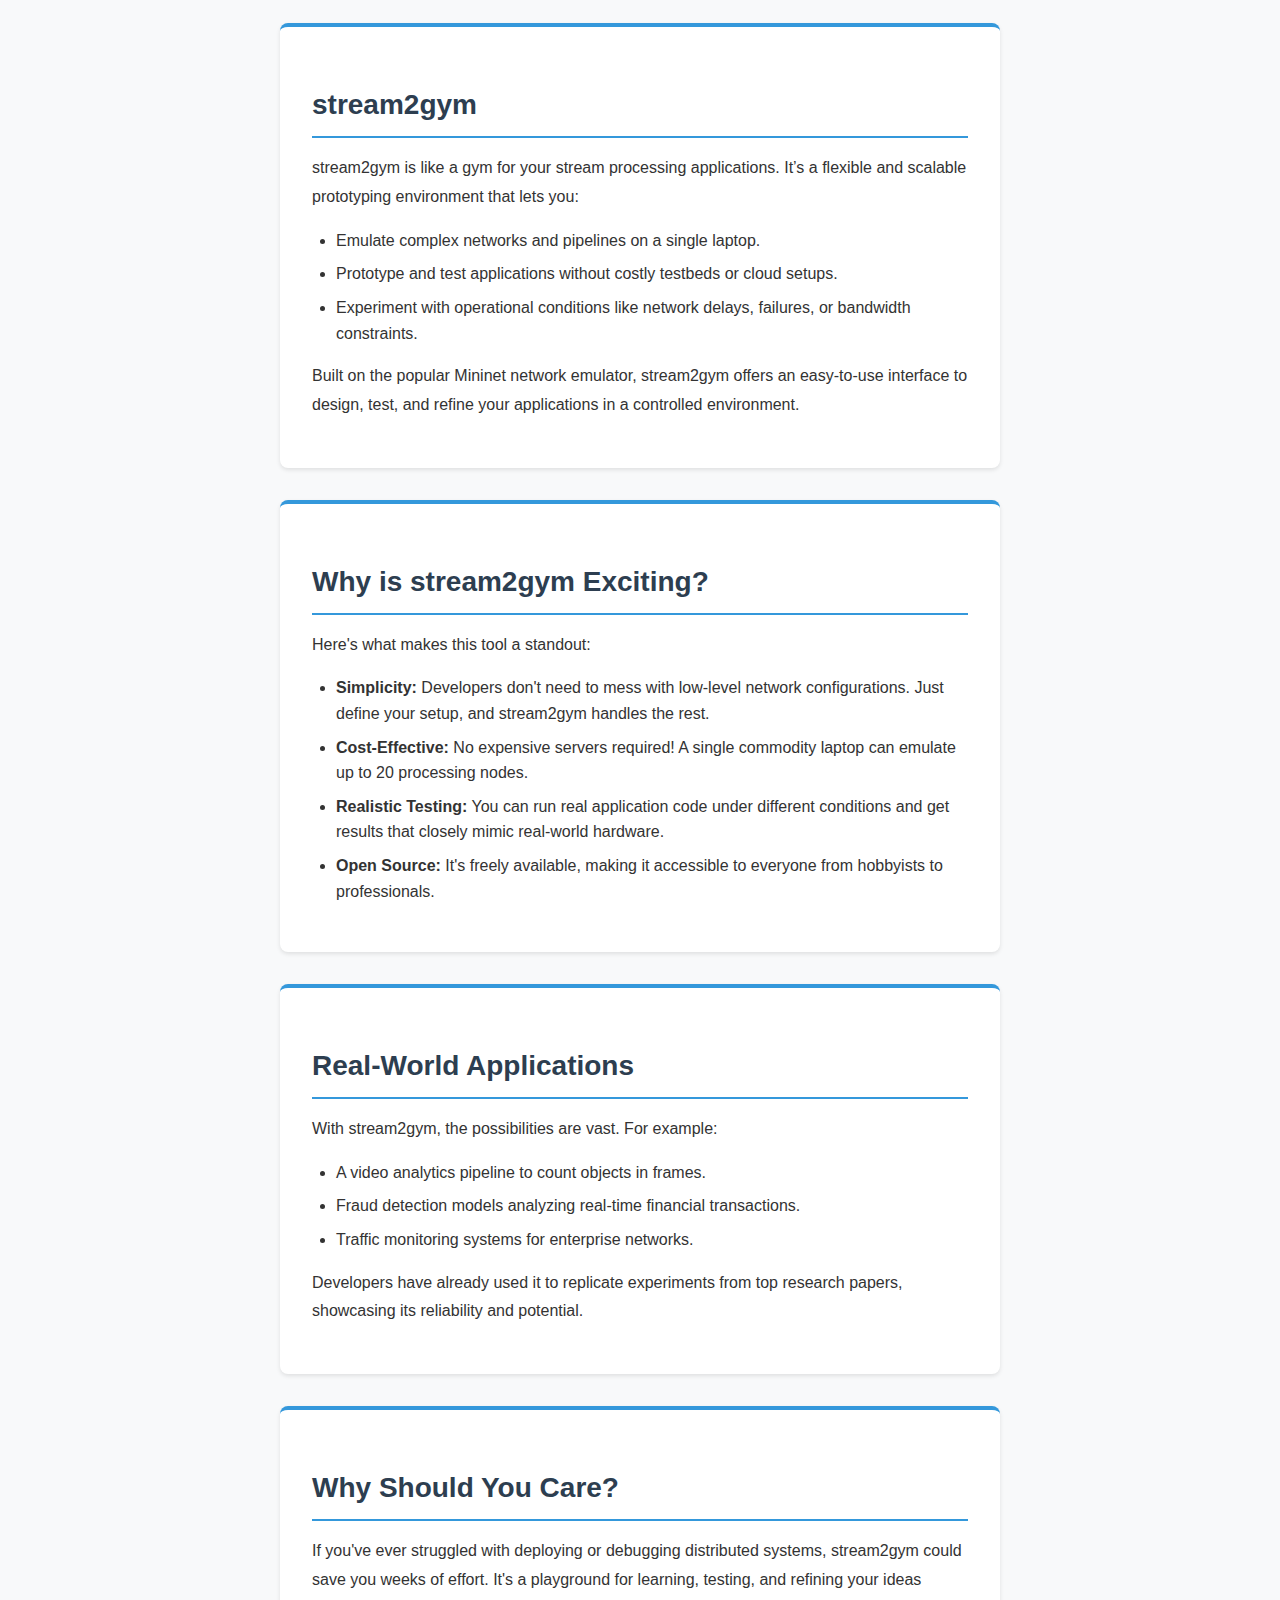
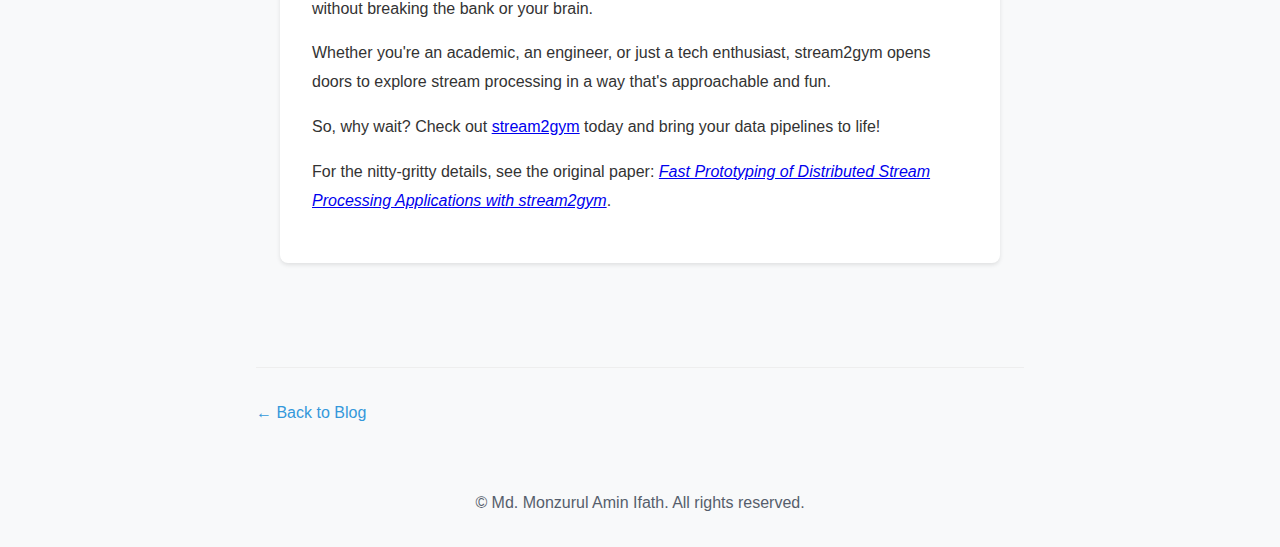
<file: posts/stream2gym-intro.html>
<!DOCTYPE html>
<html lang="en">
<head>
    <meta charset="UTF-8">
    <meta name="viewport" content="width=device-width, initial-scale=1.0">
    <meta name="description" content="Prototyping Stream Processing Made Simple with stream2gym - A comprehensive guide to stream processing systems and prototyping">
    <title>stream2gym Introduction - Monzurul Amin's Blog</title>
    <link rel="stylesheet" href="../assets/css/styles.css">
</head>
<body>
    <div class="nav-container">
        <nav>
            <div class="nav-name">Monzurul Amin</div>
            <button class="mobile-menu-btn">
                <span></span>
                <span></span>
                <span></span>
            </button>
            <div class="nav-links">
                <a href="../index.html#about">About</a>
                <a href="../index.html#research">Research</a>
                <a href="../index.html#publications">Publications</a>
                <a href="../index.html#education">Education</a>
                <a href="../index.html#experience">Experience</a>
                <a href="../index.html#projects">Projects</a>
                <a href="../index.html#skills">Skills</a>
                <a href="../blog.html">Blog</a>
            </div>
        </nav>
    </div>

    <main class="container blog-post-page">
        <article>
            <header class="blog-post-header">
                <h1>Prototyping Stream Processing Made Simple with stream2gym</h1>
                <div class="blog-post-meta">
                    <span class="blog-post-date">July 20, 2023</span>
                    <span class="blog-post-author">by Monzurul Amin</span>
                </div>
            </header>

            <div class="blog-post-content">
                <img src="../assets/images/stream2gym-overview-image.webp" alt="Stream Processing" class="blog-post-feature-image">
                <div class="image-attribution">
                    Image source: AI-generated using OpenAI's DALL·E platform
                </div>
                
                <section class="blog-post-section">
                    <!-- <h2>Introduction</h2> -->
                    <p>
                        Are you into big data, real-time analytics, or just fascinated by the systems that power our digital lives? If so, you'll love learning about stream2gym, a game-changing tool designed to make testing and prototyping distributed stream processing applications a breeze.
                    </p>
                </section>

                <section class="blog-post-section">
                    <h2>What's the problem?</h2>
                    <p>
                        Stream processing systems are at the heart of real-time data handling. They’re used for things like fraud detection, IoT data analysis, and video streaming. However, building and testing these systems can be a nightmare. Developers face:
                    </p>
                    <ul>
                        <li>Expensive test environments.</li>
                        <li>Steep learning curves in distributed systems, networking, and data engineering.</li>
                        <li>Endless hours debugging complex pipelines.</li>
                        <li>These challenges slow down innovation and make it hard for smaller teams to compete.</li>
                    </ul>
                    <p>
                        These challenges slow down innovation and make it hard for smaller teams to compete.
                    </p>
                </section>

                <section class="blog-post-section">
                    <h2>stream2gym</h2>
                    <p>
                        stream2gym is like a gym for your stream processing applications. It’s a flexible and scalable prototyping environment that lets you:
                    </p>
                    <ul>
                        <li>Emulate complex networks and pipelines on a single laptop.</li>
                        <li>Prototype and test applications without costly testbeds or cloud setups.</li>
                        <li>Experiment with operational conditions like network delays, failures, or bandwidth constraints.</li>
                    </ul>
                    <p>
                        Built on the popular Mininet network emulator, stream2gym offers an easy-to-use interface to design, test, and refine your applications in a controlled environment.
                    </p>
                </section>

                <section class="blog-post-section">
                    <h2>Why is stream2gym Exciting?</h2>
                    <p>Here's what makes this tool a standout:</p>
                    <ul>
                        <li><strong>Simplicity:</strong> Developers don't need to mess with low-level network configurations. Just define your setup, and stream2gym handles the rest.</li>
                        <li><strong>Cost-Effective:</strong> No expensive servers required! A single commodity laptop can emulate up to 20 processing nodes.</li>
                        <li><strong>Realistic Testing:</strong> You can run real application code under different conditions and get results that closely mimic real-world hardware.</li>
                        <li><strong>Open Source:</strong> It's freely available, making it accessible to everyone from hobbyists to professionals.</li>
                    </ul>
                </section>

                <section class="blog-post-section">
                    <h2>Real-World Applications</h2>
                    <p>With stream2gym, the possibilities are vast. For example:</p>
                    <ul>
                        <li>A video analytics pipeline to count objects in frames.</li>
                        <li>Fraud detection models analyzing real-time financial transactions.</li>
                        <li>Traffic monitoring systems for enterprise networks.</li>
                    </ul>
                    <p>Developers have already used it to replicate experiments from top research papers, showcasing its reliability and potential.</p>
                </section>

                <section class="blog-post-section">
                    <h2>Why Should You Care?</h2>
                    <p>
                        If you've ever struggled with deploying or debugging distributed systems, stream2gym could save you weeks of effort. It's a playground for learning, testing, and refining your ideas without breaking the bank or your brain.
                    </p>
                    <p>
                        Whether you're an academic, an engineer, or just a tech enthusiast, stream2gym opens doors to explore stream processing in a way that's approachable and fun.
                    </p>
                    <p>
                        So, why wait? Check out <a href="https://github.com/PINetDalhousie/stream2gym" target="_blank" rel="noopener noreferrer">stream2gym</a> today and bring your data pipelines to life!
                    </p>
                    <p>
                        For the nitty-gritty details, see the original paper: <a href="https://ieeexplore.ieee.org/abstract/document/10272479?casa_token=xbNLIBJTIQQAAAAA:RfKRe-V92xYQ-uJPAmMGbcet2Eco4ptZBYBHzmG1ue10BcAzDrtUZpucVBZF4rwn-1M9Tlgt" target="_blank" rel="noopener noreferrer"><em>Fast Prototyping of Distributed Stream Processing Applications with stream2gym</em></a>.
                    </p>
                </section>
                
                <!-- <section class="blog-post-section">
                    <h2>Getting Started</h2>
                    <p>
                        To start using stream2gym, you can check out our <a href="https://github.com/PINetDalhousie/stream2gym" target="_blank" rel="noopener noreferrer">GitHub repository</a> and follow the installation instructions. We also recommend reading our paper <a href="https://ieeexplore.ieee.org/abstract/document/10272479?casa_token=xbNLIBJTIQQAAAAA:RfKRe-V92xYQ-uJPAmMGbcet2Eco4ptZBYBHzmG1ue10BcAzDrtUZpucVBZF4rwn-1M9Tlgt" target="_blank" rel="noopener noreferrer">Fast Prototyping of Distributed Stream Processing Applications with stream2gym</a> presented at IEEE ICDCS 2023.
                    </p>
                </section> -->

                <!-- <section class="blog-post-section">
                    <h2>Conclusion</h2>
                    <p>
                        stream2gym aims to make stream processing more accessible by providing a comprehensive prototyping environment. Whether you're new to stream processing or an experienced developer, stream2gym can help you develop and test your applications more efficiently.
                    </p>
                </section> -->
            </div>
        </article>

        <div class="blog-post-navigation">
            <a href="../blog.html" class="back-to-blog">← Back to Blog</a>
        </div>
    </main>

    <footer class="container">
        <p>&copy; <span id="current-year"></span> Md. Monzurul Amin Ifath. All rights reserved.</p>
    </footer>

    <script src="../assets/js/main.js"></script>
</body>
</html>
</file>
<file: assets/css/styles.css>
:root {
    --primary-color: #2d3e50; /* Deep navy blue */
    --secondary-color: #3498db; /* Bright blue for accents */
    --accent-color: #e74c3c; /* Warm accent for highlights */
    --background-color: #f8f9fa;
    --nav-background: rgba(45, 62, 80, 0.97);
    --text-color: #2d3748;
    --light-text: #ecf0f1;
    --shadow: 0 2px 4px rgba(0,0,0,0.1);
    --hover-bg: rgba(52, 152, 219, 0.1);
}

* {
    margin: 0;
    padding: 0;
    box-sizing: border-box;
}

body {
    font-family: 'Segoe UI', Tahoma, Geneva, Verdana, sans-serif;
    line-height: 1.6;
    background-color: var(--background-color);
    color: var(--text-color);
    padding-top: 60px; /* Space for fixed nav */
}

/* Navigation Styles */
.nav-container {
    position: fixed;
    top: 0;
    left: 0;
    right: 0;
    background: var(--nav-background);
    z-index: 1000;
    box-shadow: var(--shadow);
}

nav {
    max-width: 1200px;
    margin: 0 auto;
    padding: 1rem 2rem;
    display: flex;
    justify-content: space-between;
    align-items: center;
}

.nav-name {
    color: var(--light-text);
    font-size: 1.2rem;
    font-weight: 600;
}

.nav-links {
    display: flex;
    gap: 1.5rem;
}

.nav-links a {
    color: var(--light-text);
    text-decoration: none;
    padding: 0.5rem 1rem;
    border-radius: 4px;
    transition: all 0.3s ease;
}

.nav-links a:hover {
    background-color: var(--secondary-color);
    color: var(--light-text);
}

.mobile-menu-btn {
    display: none;
    background: none;
    border: none;
    cursor: pointer;
    padding: 0.5rem;
}

.mobile-menu-btn span {
    display: block;
    width: 25px;
    height: 2px;
    background-color: var(--light-text);
    margin: 5px 0;
    transition: all 0.3s ease;
}

.container {
    max-width: 1000px;
    margin: 0 auto;
    padding: 2rem;
}

header {
    text-align: center;
    padding: 3rem 0;
    background-color: white;
    box-shadow: var(--shadow);
    margin-bottom: 2rem;
}

.profile-section {
    display: flex;
    align-items: center;
    gap: 2.5rem;
    max-width: 800px;
    margin: 0 auto;
}

.profile-image {
    width: 200px;
    height: 200px;
    border-radius: 50%;
    object-fit: cover;
    border: 3px solid var(--secondary-color);
    box-shadow: var(--shadow);
    transition: transform 0.3s ease;
}

.profile-image:hover {
    transform: scale(1.05);
}

.profile-info {
    text-align: left;
}

h1 {
    margin: 0;
    color: var(--primary-color);
    font-size: 2.5rem;
    font-weight: 700;
}

h2 {
    color: var(--secondary-color);
    border-bottom: 2px solid var(--secondary-color);
    padding-bottom: 0.5rem;
    margin: 1.5rem 0;
    font-weight: 600;
}

.profile-title {
    color: var(--secondary-color);
    font-size: 1.2rem;
    margin: 0.5rem 0;
    font-weight: 500;
}

section {
    background: white;
    padding: 2rem;
    margin: 2rem 0;
    border-radius: 8px;
    box-shadow: var(--shadow);
    transition: transform 0.2s ease;
    border-top: 4px solid var(--secondary-color);
}

section:hover {
    transform: translateY(-2px);
}

.research-interests li, 
.publications li {
    margin-bottom: 1rem;
    list-style-position: inside;
}

.contact-info {
    display: flex;
    gap: 1rem;
    margin-top: 1rem;
    flex-wrap: wrap;
}

.contact-info a {
    color: var(--secondary-color);
    text-decoration: none;
    transition: all 0.3s ease;
    padding: 0.5rem 1rem;
    border-radius: 4px;
    font-size: 0.9rem;
    border: 1px solid var(--secondary-color);
}

.contact-info a:hover {
    background-color: var(--secondary-color);
    color: white;
}

.publication-year {
    color: var(--secondary-color);
    font-weight: 600;
}

.project-title {
    color: var(--primary-color);
    font-weight: 600;
    margin-bottom: 0.5rem;
}

.education-item {
    margin-bottom: 1.5rem;
    padding-left: 1rem;
    border-left: 3px solid var(--secondary-color);
}

.education-year {
    color: var(--secondary-color);
    font-weight: 500;
}

footer {
    text-align: center;
    padding: 2rem 0;
    color: var(--text-color);
    opacity: 0.8;
}

.skills-grid {
    display: grid;
    grid-template-columns: repeat(auto-fit, minmax(250px, 1fr));
    gap: 2rem;
    margin-top: 1.5rem;
}

.skill-category {
    background: var(--background-color);
    padding: 1.5rem;
    border-radius: 6px;
    box-shadow: var(--shadow);
}

.skill-category h3 {
    color: var(--primary-color);
    margin-bottom: 1rem;
    font-size: 1.1rem;
}

.skill-category p {
    color: var(--text-color);
    line-height: 1.6;
}

.experience-list {
    list-style: none;
    padding: 0;
}

.experience-item {
    margin-bottom: 2rem;
    padding: 1.5rem;
    background: #fff;
    border-radius: 8px;
    box-shadow: 0 2px 4px rgba(0,0,0,0.1);
}

.experience-title {
    font-size: 1.25rem;
    font-weight: 600;
    color: #2d3e50;
    margin-bottom: 0.5rem;
}

.experience-org {
    color: #3498db;
    font-weight: 500;
    margin-bottom: 0.25rem;
}

.experience-date {
    color: #666;
    font-size: 0.9rem;
    margin-bottom: 1rem;
}

.experience-details {
    list-style: disc;
    padding-left: 1.5rem;
    color: #555;
}

.experience-details li {
    margin-bottom: 0.5rem;
}

.publication-category {
    margin-bottom: 2rem;
}

.publication-category h3 {
    color: #2d3e50;
    margin-bottom: 1rem;
    padding-bottom: 0.5rem;
    border-bottom: 2px solid #3498db;
}

.publications li {
    margin-bottom: 1.5rem;
    padding: 1rem;
    background: #fff;
    border-radius: 8px;
    box-shadow: 0 2px 4px rgba(0,0,0,0.1);
}

.publication-year {
    display: inline-block;
    background: #3498db;
    color: white;
    padding: 0.25rem 0.75rem;
    border-radius: 4px;
    margin-bottom: 0.5rem;
}

.advisor {
    color: #666;
    font-style: italic;
    margin-top: 0.25rem;
}

.awards-list {
    list-style: none;
    padding: 0;
}

.awards-list li {
    margin-bottom: 1rem;
    padding: 1rem;
    background: #fff;
    border-radius: 8px;
    box-shadow: 0 2px 4px rgba(0,0,0,0.1);
}

.award-year {
    display: inline-block;
    background: #e74c3c;
    color: white;
    padding: 0.25rem 0.75rem;
    border-radius: 4px;
    margin-right: 0.5rem;
}

.project-title {
    font-size: 1.25rem;
    font-weight: 600;
    color: #2d3e50;
    margin-bottom: 0.5rem;
}

.project-date {
    color: #666;
    font-size: 0.9rem;
    margin-bottom: 0.5rem;
}

.project-tech {
    margin-top: 0.5rem;
    color: #3498db;
    font-size: 0.9rem;
}

/* Blog Styles */
.blog-grid {
    display: grid;
    grid-template-columns: repeat(auto-fit, minmax(300px, 1fr));
    gap: 2rem;
    margin-top: 2rem;
}

.blog-post {
    background: #fff;
    border-radius: 8px;
    overflow: hidden;
    box-shadow: 0 2px 4px rgba(0,0,0,0.1);
    transition: transform 0.3s ease;
}

.blog-post:hover {
    transform: translateY(-5px);
}

.blog-post-image {
    width: 100%;
    height: 200px;
    overflow: hidden;
}

.blog-post-image img {
    width: 100%;
    height: 100%;
    object-fit: cover;
    transition: transform 0.3s ease;
}

.blog-post:hover .blog-post-image img {
    transform: scale(1.05);
}

.blog-post-content {
    padding: 1.5rem;
}

.blog-post-date {
    display: block;
    color: #666;
    font-size: 0.9rem;
    margin-bottom: 0.5rem;
}

.blog-post h2 {
    font-size: 1.25rem;
    color: #2d3e50;
    margin-bottom: 1rem;
}

.blog-post-excerpt {
    color: #555;
    margin-bottom: 1rem;
    line-height: 1.6;
}

.read-more {
    display: inline-block;
    color: #3498db;
    text-decoration: none;
    font-weight: 500;
    transition: color 0.3s ease;
}

.read-more:hover {
    color: #2980b9;
}

/* Individual Blog Post Page Styles */
.blog-post-page {
    max-width: 800px;
    margin: 2rem auto;
    padding: 0 1rem;
}

.blog-post-header {
    text-align: center;
    margin-bottom: 2rem;
}

.blog-post-header h1 {
    font-size: 2.5rem;
    color: #2d3e50;
    margin-bottom: 1rem;
}

.blog-post-meta {
    color: #666;
    font-size: 1rem;
}

.blog-post-meta span {
    margin: 0 0.5rem;
}

.blog-post-feature-image {
    width: 100%;
    max-height: 400px;
    object-fit: cover;
    border-radius: 8px;
    margin-bottom: 2rem;
}

.blog-post-section {
    margin-bottom: 2rem;
}

.blog-post-section h2 {
    color: #2d3e50;
    font-size: 1.75rem;
    margin-bottom: 1rem;
}

.blog-post-section h3 {
    color: #3498db;
    font-size: 1.25rem;
    margin: 1.5rem 0 0.75rem;
}

.blog-post-section p {
    color: #333;
    line-height: 1.8;
    margin-bottom: 1rem;
}

.blog-post-section ul {
    list-style-type: disc;
    padding-left: 1.5rem;
    margin-bottom: 1rem;
}

.blog-post-section li {
    color: #333;
    line-height: 1.6;
    margin-bottom: 0.5rem;
}

.blog-post-navigation {
    margin-top: 3rem;
    padding-top: 2rem;
    border-top: 1px solid #eee;
}

.back-to-blog {
    display: inline-block;
    color: #3498db;
    text-decoration: none;
    font-weight: 500;
    transition: color 0.3s ease;
}

.back-to-blog:hover {
    color: #2980b9;
}

.image-attribution {
    font-size: 0.8rem;
    color: #666;
    text-align: center;
    margin-top: 0.5rem;
    font-style: italic;
}

@media (max-width: 768px) {
    body {
        padding-top: 50px;
    }

    .nav-links {
        display: none;
        position: absolute;
        top: 100%;
        left: 0;
        right: 0;
        background: var(--nav-background);
        flex-direction: column;
        padding: 1rem;
    }

    .nav-links.active {
        display: flex;
    }

    .mobile-menu-btn {
        display: block;
    }

    .container {
        padding: 1rem;
    }
    
    header {
        padding: 2rem 0;
    }

    .profile-section {
        flex-direction: column;
        text-align: center;
        gap: 1.5rem;
    }

    .profile-info {
        text-align: center;
    }
    
    .profile-image {
        width: 150px;
        height: 150px;
    }
    
    section {
        padding: 1.5rem;
        margin: 1rem 0;
    }
    
    .contact-info {
        justify-content: center;
    }

    h1 {
        font-size: 2rem;
    }

    .skills-grid {
        grid-template-columns: 1fr;
        gap: 1rem;
    }

    .experience-item,
    .publications li,
    .awards-list li {
        padding: 1rem;
    }

    .blog-grid {
        grid-template-columns: 1fr;
        gap: 1.5rem;
    }

    .blog-post-header h1 {
        font-size: 2rem;
    }

    .blog-post-section h2 {
        font-size: 1.5rem;
    }

    .blog-post-section h3 {
        font-size: 1.2rem;
    }
}
</file>
